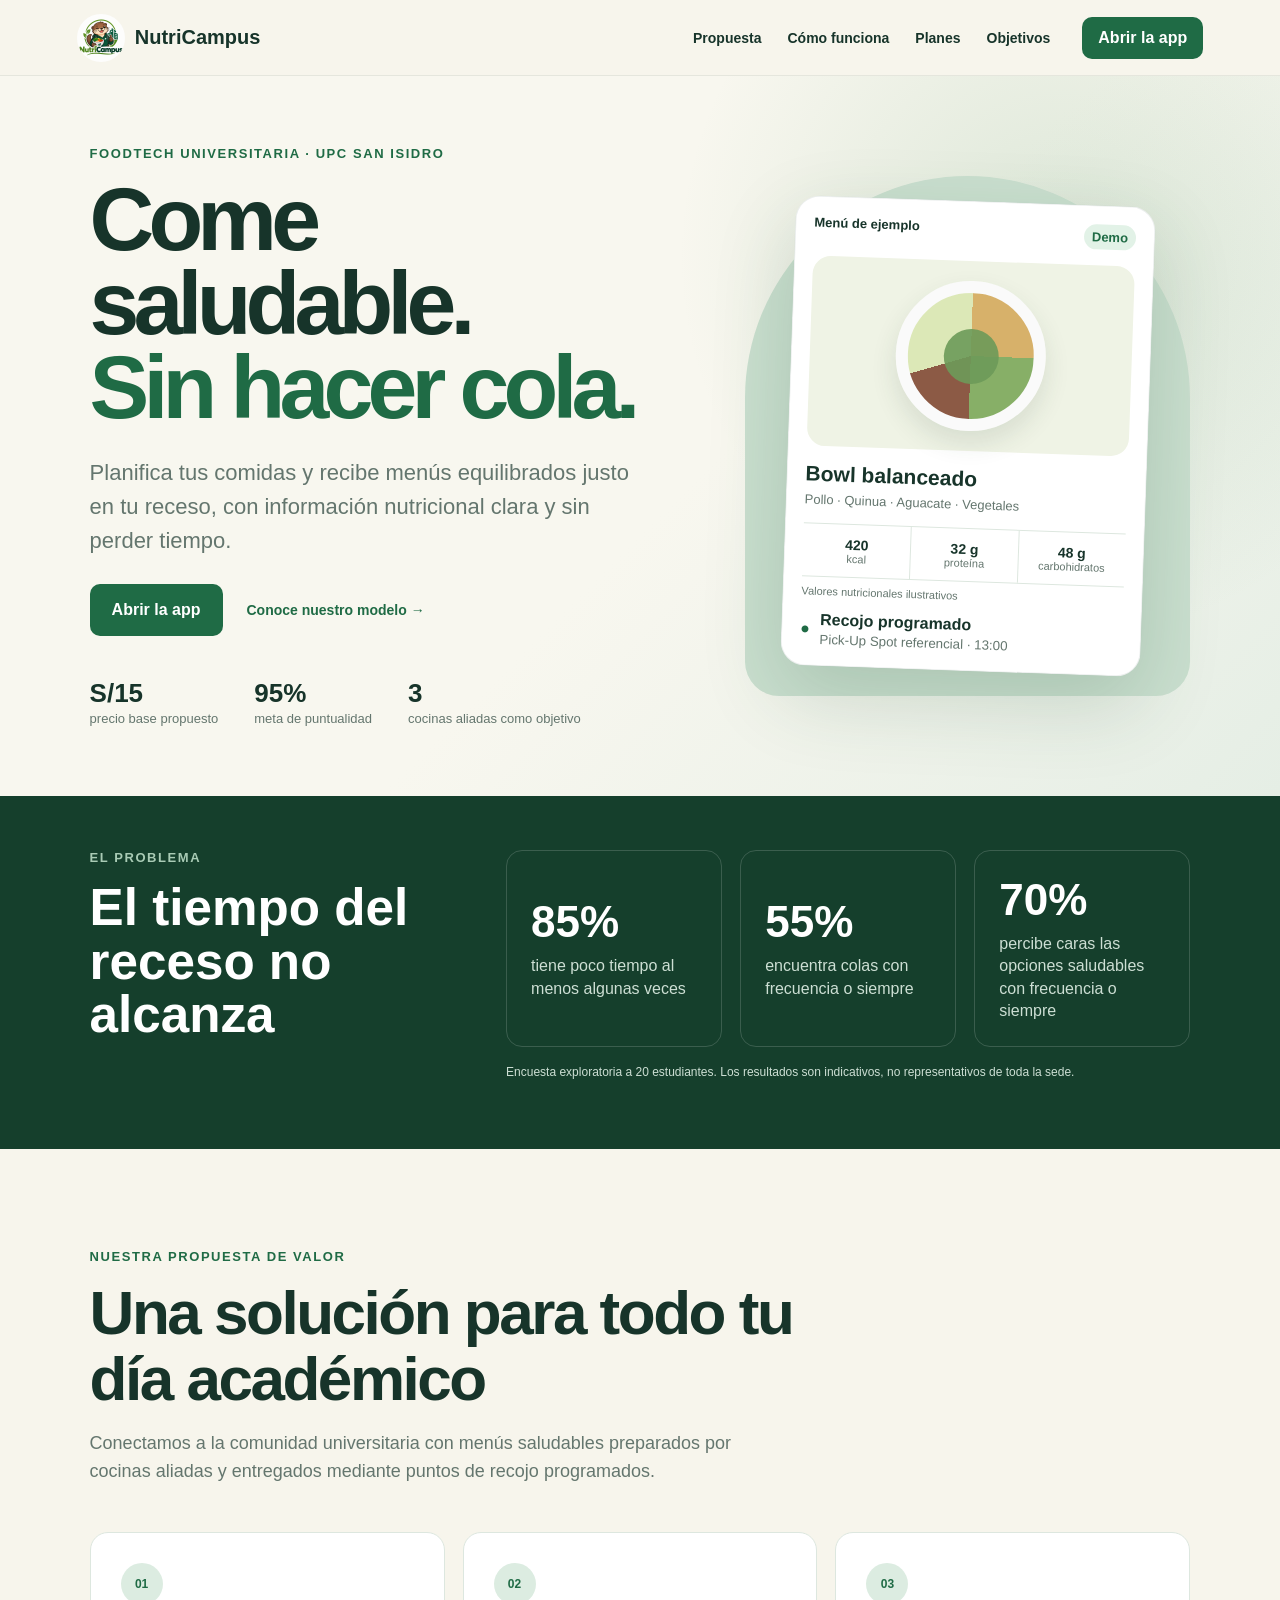
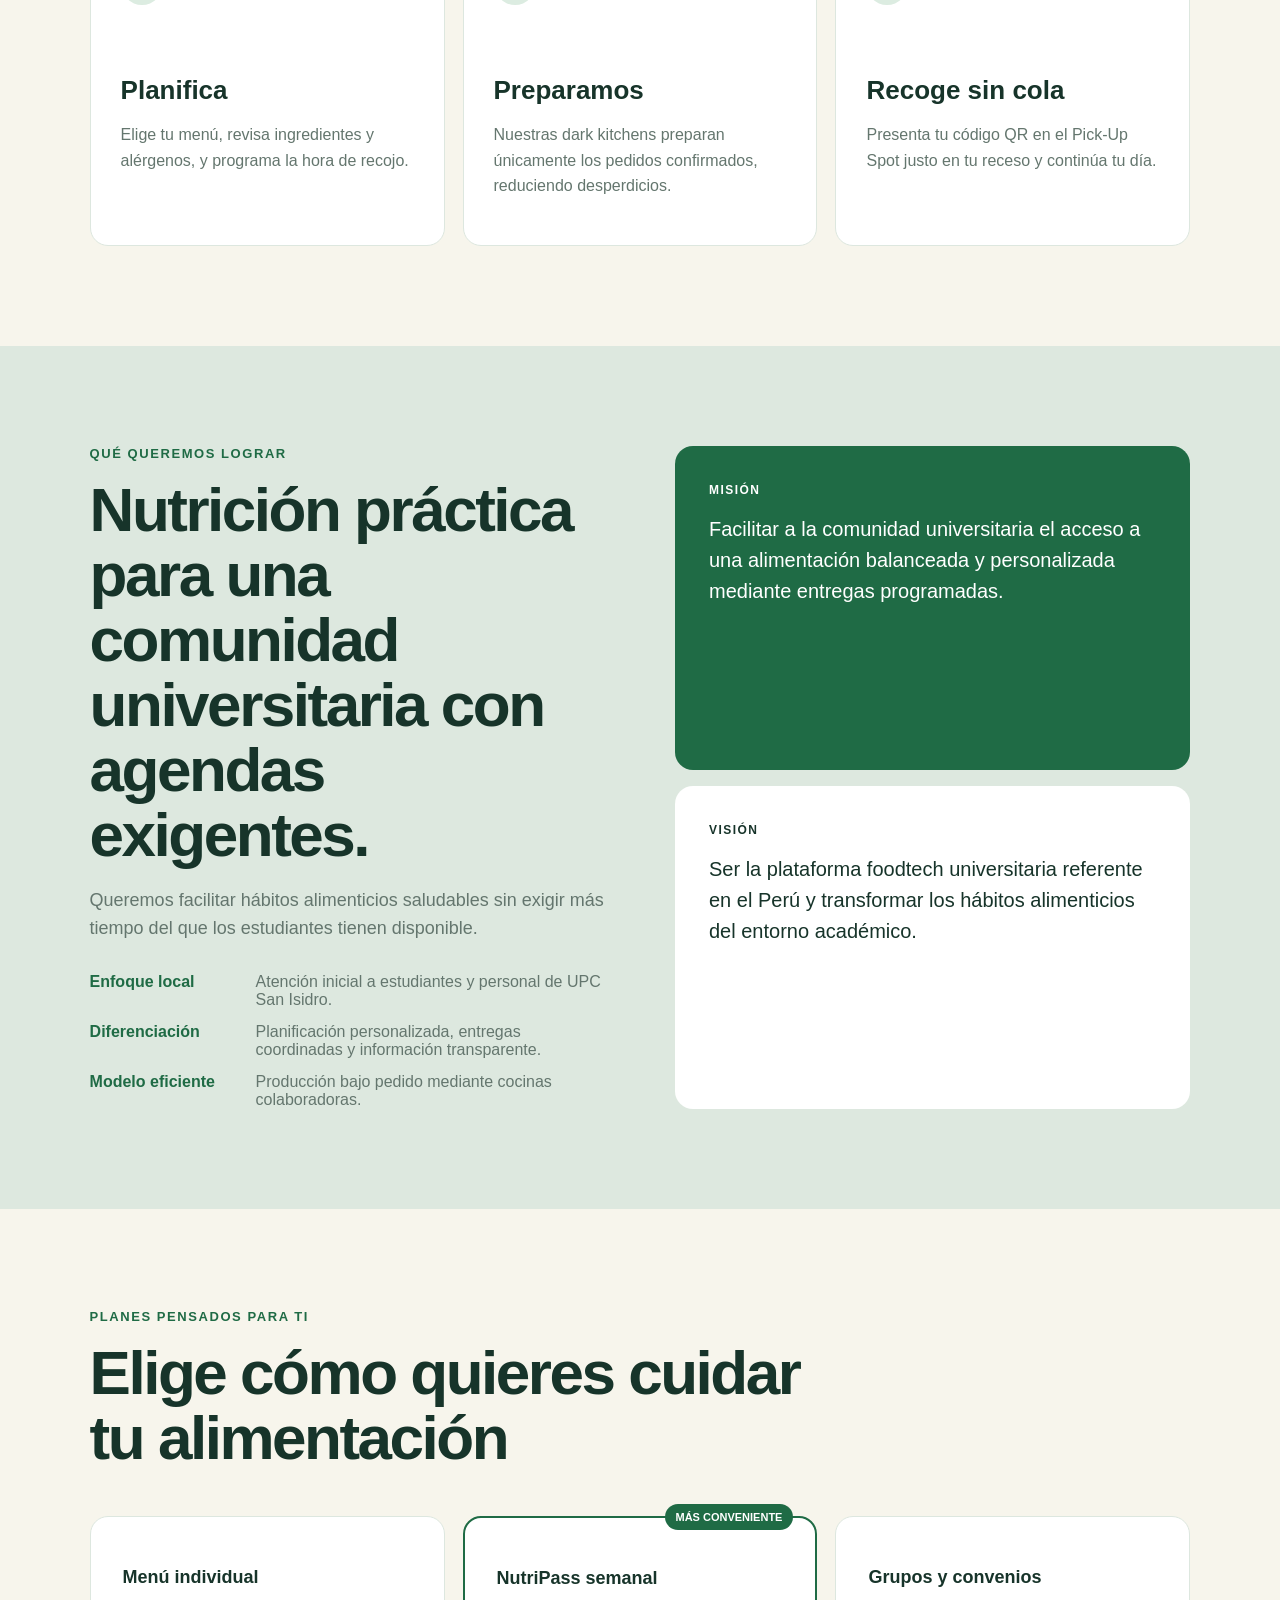
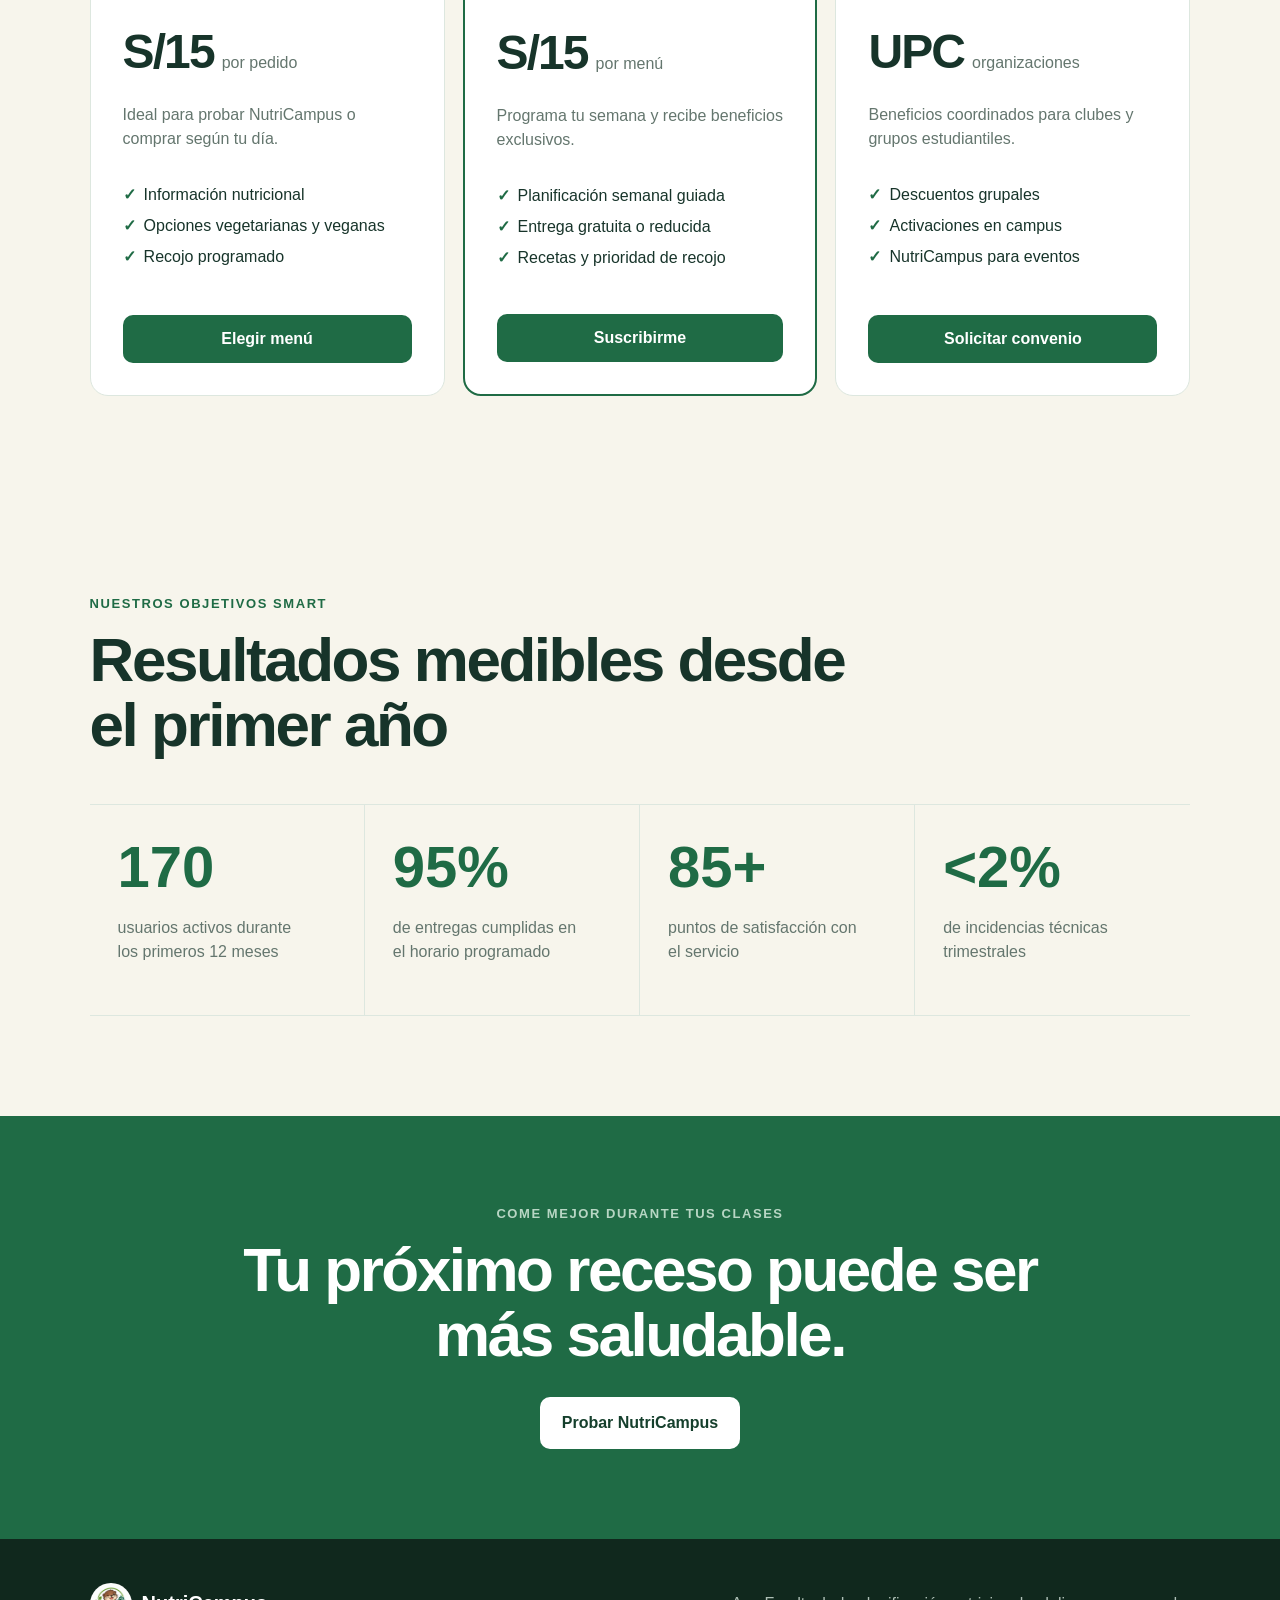
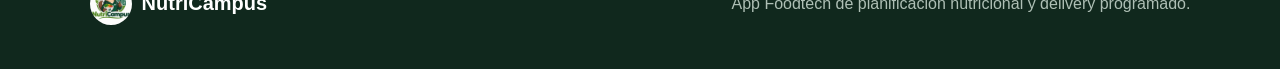
<file: index.html>
<!doctype html>
<html lang="es">
<head>
  <meta charset="UTF-8">
  <meta name="viewport" content="width=device-width, initial-scale=1.0">
  <meta name="description" content="NutriCampus ofrece planificación nutricional y delivery programado de menús saludables en la UPC San Isidro.">
  <title>NutriCampus | Alimentación saludable sin perder tiempo</title>
  <link rel="icon" type="image/png" href="logo-nutricampus.png">
  <link rel="stylesheet" href="style.css">
</head>
<body>
  <header class="topbar">
    <a class="brand" href="#inicio" aria-label="Ir al inicio">
      <img class="brand-logo" src="logo-nutricampus.png" alt="">
      <span>NutriCampus</span>
    </a>
    <nav class="nav" aria-label="Navegación principal">
      <a href="#propuesta">Propuesta</a>
      <a href="#como-funciona">Cómo funciona</a>
      <a href="#planes">Planes</a>
      <a href="#objetivos">Objetivos</a>
    </nav>
    <a class="nav-cta" href="app.html">Abrir la app</a>
  </header>

  <main>
    <section class="hero" id="inicio">
      <div class="hero-copy">
        <p class="eyebrow">Foodtech universitaria · UPC San Isidro</p>
        <h1>Come saludable.<br><span>Sin hacer cola.</span></h1>
        <p class="hero-text">Planifica tus comidas y recibe menús equilibrados justo en tu receso, con información nutricional clara y sin perder tiempo.</p>
        <div class="hero-actions">
          <a class="button" href="app.html">Abrir la app</a>
          <a class="text-link" href="#propuesta">Conoce nuestro modelo <span aria-hidden="true">→</span></a>
        </div>
        <dl class="hero-stats">
          <div><dt>S/15</dt><dd>precio base propuesto</dd></div>
          <div><dt>95%</dt><dd>meta de puntualidad</dd></div>
          <div><dt>3</dt><dd>cocinas aliadas como objetivo</dd></div>
        </dl>
      </div>
      <div class="hero-panel" aria-label="Vista ilustrativa de un pedido de demostración">
        <div class="order-card">
          <div class="order-top">
            <span>Menú de ejemplo</span>
            <span class="status">Demo</span>
          </div>
          <div class="meal-art" aria-hidden="true">
            <span class="plate"><span></span></span>
          </div>
          <h2>Bowl balanceado</h2>
          <p>Pollo · Quinua · Aguacate · Vegetales</p>
          <div class="nutrition">
            <div><strong>420</strong><span>kcal</span></div>
            <div><strong>32 g</strong><span>proteína</span></div>
            <div><strong>48 g</strong><span>carbohidratos</span></div>
          </div>
          <small class="nutrition-note">Valores nutricionales ilustrativos</small>
          <div class="pickup">
            <span class="pickup-icon" aria-hidden="true">●</span>
            <div><strong>Recojo programado</strong><small>Pick-Up Spot referencial · 13:00</small></div>
          </div>
        </div>
      </div>
    </section>

    <section class="problem-band" id="propuesta">
      <div>
        <p class="section-kicker">El problema</p>
        <h2>El tiempo del receso no alcanza</h2>
      </div>
      <div class="problem-grid">
        <article><strong>85%</strong><span>tiene poco tiempo al menos algunas veces</span></article>
        <article><strong>55%</strong><span>encuentra colas con frecuencia o siempre</span></article>
        <article><strong>70%</strong><span>percibe caras las opciones saludables con frecuencia o siempre</span></article>
      </div>
      <p class="survey-note">Encuesta exploratoria a 20 estudiantes. Los resultados son indicativos, no representativos de toda la sede.</p>
    </section>

    <section class="section" id="como-funciona">
      <div class="section-heading">
        <p class="section-kicker">Nuestra propuesta de valor</p>
        <h2>Una solución para todo tu día académico</h2>
        <p>Conectamos a la comunidad universitaria con menús saludables preparados por cocinas aliadas y entregados mediante puntos de recojo programados.</p>
      </div>
      <div class="steps">
        <article>
          <span class="step-number">01</span>
          <h3>Planifica</h3>
          <p>Elige tu menú, revisa ingredientes y alérgenos, y programa la hora de recojo.</p>
        </article>
        <article>
          <span class="step-number">02</span>
          <h3>Preparamos</h3>
          <p>Nuestras dark kitchens preparan únicamente los pedidos confirmados, reduciendo desperdicios.</p>
        </article>
        <article>
          <span class="step-number">03</span>
          <h3>Recoge sin cola</h3>
          <p>Presenta tu código QR en el Pick-Up Spot justo en tu receso y continúa tu día.</p>
        </article>
      </div>
    </section>

    <section class="strategy">
      <div class="strategy-copy">
        <p class="section-kicker">Qué queremos lograr</p>
        <h2>Nutrición práctica para una comunidad universitaria con agendas exigentes.</h2>
        <p>Queremos facilitar hábitos alimenticios saludables sin exigir más tiempo del que los estudiantes tienen disponible.</p>
        <ul>
          <li><strong>Enfoque local</strong><span>Atención inicial a estudiantes y personal de UPC San Isidro.</span></li>
          <li><strong>Diferenciación</strong><span>Planificación personalizada, entregas coordinadas y información transparente.</span></li>
          <li><strong>Modelo eficiente</strong><span>Producción bajo pedido mediante cocinas colaboradoras.</span></li>
        </ul>
      </div>
      <div class="mission-vision">
        <article>
          <span>Misión</span>
          <p>Facilitar a la comunidad universitaria el acceso a una alimentación balanceada y personalizada mediante entregas programadas.</p>
        </article>
        <article>
          <span>Visión</span>
          <p>Ser la plataforma foodtech universitaria referente en el Perú y transformar los hábitos alimenticios del entorno académico.</p>
        </article>
      </div>
    </section>

    <section class="section" id="planes">
      <div class="section-heading">
        <p class="section-kicker">Planes pensados para ti</p>
        <h2>Elige cómo quieres cuidar tu alimentación</h2>
      </div>
      <div class="plans">
        <article class="plan">
          <p class="plan-name">Menú individual</p>
          <div class="price"><strong>S/15</strong><span>por pedido</span></div>
          <p>Ideal para probar NutriCampus o comprar según tu día.</p>
          <ul>
            <li>Información nutricional</li>
            <li>Opciones vegetarianas y veganas</li>
            <li>Recojo programado</li>
          </ul>
          <a href="#inicio" class="plan-button">Elegir menú</a>
        </article>
        <article class="plan featured">
          <p class="plan-label">Más conveniente</p>
          <p class="plan-name">NutriPass semanal</p>
          <div class="price"><strong>S/15</strong><span>por menú</span></div>
          <p>Programa tu semana y recibe beneficios exclusivos.</p>
          <ul>
            <li>Planificación semanal guiada</li>
            <li>Entrega gratuita o reducida</li>
            <li>Recetas y prioridad de recojo</li>
          </ul>
          <a href="#inicio" class="plan-button">Suscribirme</a>
        </article>
        <article class="plan">
          <p class="plan-name">Grupos y convenios</p>
          <div class="price"><strong>UPC</strong><span>organizaciones</span></div>
          <p>Beneficios coordinados para clubes y grupos estudiantiles.</p>
          <ul>
            <li>Descuentos grupales</li>
            <li>Activaciones en campus</li>
            <li>NutriCampus para eventos</li>
          </ul>
          <a href="#contacto" class="plan-button">Solicitar convenio</a>
        </article>
      </div>
    </section>

    <section class="objectives" id="objetivos">
      <div class="section-heading">
        <p class="section-kicker">Nuestros objetivos SMART</p>
        <h2>Resultados medibles desde el primer año</h2>
      </div>
      <div class="objective-grid">
        <article><strong>170</strong><p>usuarios activos durante los primeros 12 meses</p></article>
        <article><strong>95%</strong><p>de entregas cumplidas en el horario programado</p></article>
        <article><strong>85+</strong><p>puntos de satisfacción con el servicio</p></article>
        <article><strong>&lt;2%</strong><p>de incidencias técnicas trimestrales</p></article>
      </div>
    </section>

    <section class="cta" id="contacto">
      <p class="section-kicker">Come mejor durante tus clases</p>
      <h2>Tu próximo receso puede ser más saludable.</h2>
      <a class="button button-light" href="app.html">Probar NutriCampus</a>
    </section>
  </main>

  <footer>
    <a class="brand" href="#inicio"><img class="brand-logo" src="logo-nutricampus.png" alt=""><span>NutriCampus</span></a>
    <p>App Foodtech de planificación nutricional y delivery programado.</p>
  </footer>

  <script src="script.js"></script>
</body>
</html>
</file>
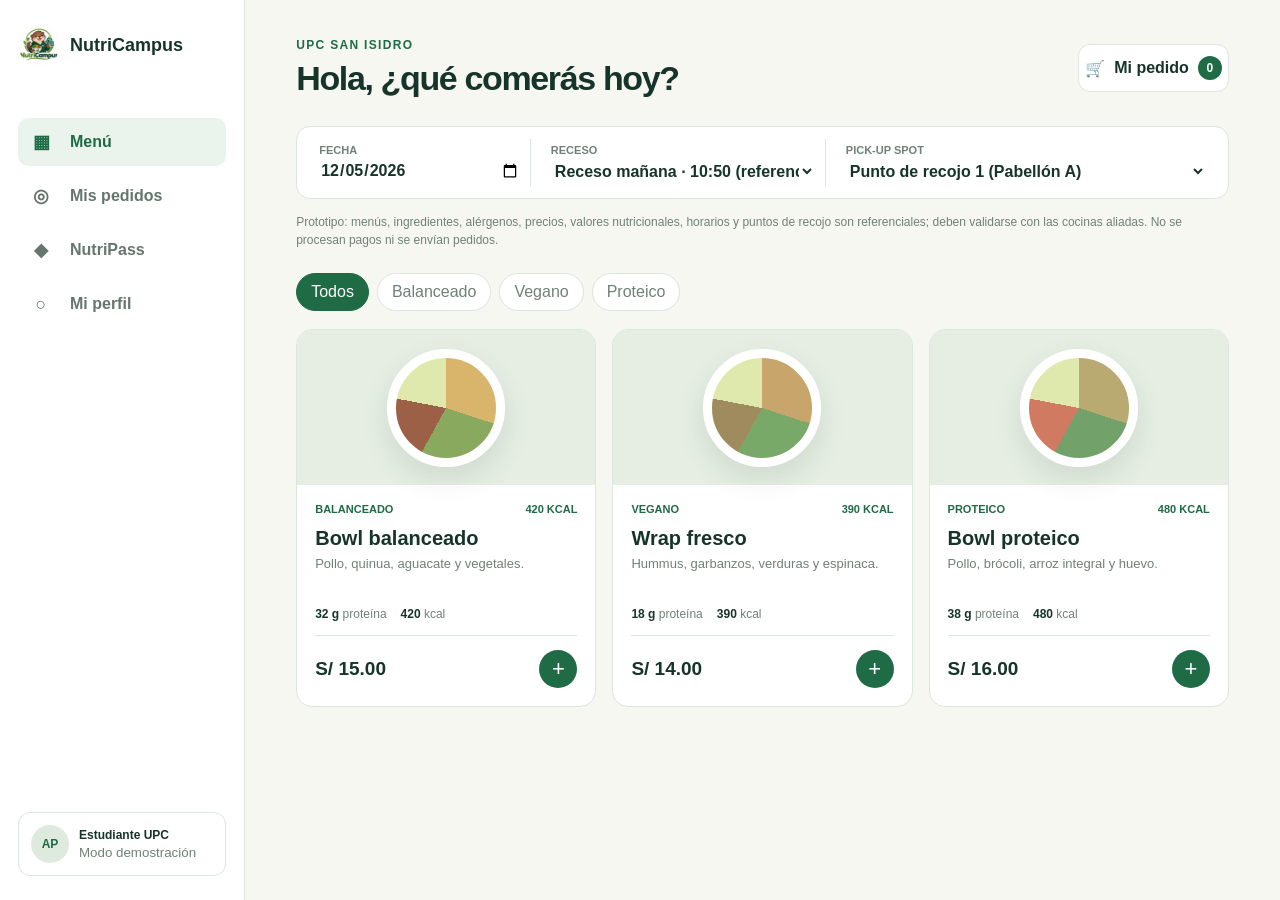
<file: app.html>
<!doctype html>
<html lang="es">
  <head>
    <meta charset="UTF-8" />
    <meta name="viewport" content="width=device-width, initial-scale=1.0" />
    <meta
      name="description"
      content="Demo web de NutriCampus: reserva menús saludables y recolecta sin hacer cola."
    />
    <title>NutriCampus | Reserva tu menú</title>
    <link rel="icon" type="image/png" href="logo-nutricampus.png" />
    <link rel="stylesheet" href="app.css" />
  </head>
  <body>
    <aside class="sidebar">
      <a
        class="brand"
        href="index.html"
        aria-label="Volver a la página principal"
      >
        <img class="brand-logo" src="logo-nutricampus.png" alt="" />
        <span>NutriCampus</span>
      </a>
      <nav class="app-nav" aria-label="Navegación de la aplicación">
        <button class="nav-item active" data-view="menu">
          <span aria-hidden="true">▦</span> Menú
        </button>
        <button class="nav-item" data-view="orders">
          <span aria-hidden="true">◎</span> Mis pedidos
        </button>
        <button class="nav-item" data-view="pass">
          <span aria-hidden="true">◆</span> NutriPass
        </button>
        <button class="nav-item" data-view="profile">
          <span aria-hidden="true">○</span> Mi perfil
        </button>
      </nav>
      <div class="user-card">
        <span class="avatar">AP</span>
        <div>
          <strong>Estudiante UPC</strong><small>Modo demostración</small>
        </div>
      </div>
    </aside>

    <main class="app-shell">
      <header class="app-header">
        <div>
          <p class="eyebrow">UPC San Isidro</p>
          <h1>Hola, ¿qué comerás hoy?</h1>
        </div>
        <button class="cart-button" id="openCart" aria-label="Abrir carrito">
          <span aria-hidden="true">🛒</span>
          <span>Mi pedido</span>
          <b id="cartCount">0</b>
        </button>
      </header>

      <section class="schedule-bar" aria-label="Configuración del pedido">
        <label>
          <span>Fecha</span>
          <input id="dateSelect" type="date" required />
        </label>
        <label>
          <span>Receso</span>
          <select id="timeSelect">
            <option value="10:50">Receso mañana · 10:50 (referencial)</option>
            <option value="13:00">Receso almuerzo · 13:00 (referencial)</option>
          </select>
        </label>
        <label>
          <span>Pick-Up Spot</span>
          <select id="spotSelect">
            <option>Punto de recojo 1 (Pabellón A)</option>
            <option>Punto de recojo 2 (Pabellón B)</option>
          </select>
        </label>
      </section>
      <p class="demo-notice">
        Prototipo: menús, ingredientes, alérgenos, precios, valores
        nutricionales, horarios y puntos de recojo son referenciales; deben
        validarse con las cocinas aliadas. No se procesan pagos ni se envían
        pedidos.
      </p>

      <section id="menuView" class="view active">
        <div class="filter-row" role="toolbar" aria-label="Filtrar menú">
          <button class="filter active" data-filter="Todos">Todos</button>
          <button class="filter" data-filter="Balanceado">Balanceado</button>
          <button class="filter" data-filter="Vegano">Vegano</button>
          <button class="filter" data-filter="Proteico">Proteico</button>
        </div>
        <div class="menu-grid" id="menuGrid"></div>
      </section>

      <section id="ordersView" class="view">
        <div class="page-heading">
          <h2>Mis pedidos</h2>
          <p>Consulta las solicitudes guardadas en este navegador.</p>
        </div>
        <div id="ordersContent"></div>
        <article class="order-empty" id="orderEmpty">
          <span class="empty-icon">◎</span>
          <h3>Aún no tienes pedidos</h3>
          <p>Las reservas de demostración se guardan solo en este navegador.</p>
          <button class="primary-button" data-go-menu>Explorar menú</button>
        </article>
      </section>

      <section id="passView" class="view">
        <div class="page-heading">
          <h2>NutriPass</h2>
          <p>Planifica toda tu semana.</p>
        </div>
        <article class="pass-card">
          <div>
            <p>NutriPass semanal</p>
            <h3>Un receso menos preocupado</h3>
            <ul>
              <li>Delivery gratuito o reducido</li>
              <li>Recetas exclusivas</li>
              <li>Prioridad en tu punto de recojo</li>
            </ul>
            <button class="primary-button" id="activatePass">
              Ver beneficios de NutriPass
            </button>
          </div>
          <div class="pass-badge"><span>NC</span><strong>PASS</strong></div>
        </article>
      </section>

      <section id="profileView" class="view">
        <div class="page-heading">
          <h2>Mi perfil nutricional</h2>
          <p>
            Preferencias de demostración; se guardan solo en este navegador y no
            son consejo médico.
          </p>
        </div>
        <form class="profile-form" id="profileForm">
          <label
            >Objetivo<select id="profileGoal">
              <option>Comer de forma equilibrada</option>
              <option>Más proteína</option>
              <option>Reducir calorías</option>
            </select></label
          >
          <label
            >Preferencia<select id="profileDiet">
              <option>Sin preferencia</option>
              <option>Vegetariano</option>
              <option>Vegano</option>
            </select></label
          >
          <label
            >Alérgenos<input
              id="profileAllergens"
              type="text"
              placeholder="Ej. maní, lactosa"
              maxlength="120"
          /></label>
          <button class="primary-button" type="submit">
            Guardar preferencias en este navegador
          </button>
        </form>
      </section>
    </main>

    <div class="overlay" id="cartOverlay" hidden>
      <aside class="cart-drawer" aria-label="Carrito">
        <div class="drawer-header">
          <h2>Tu pedido</h2>
          <button id="closeCart" aria-label="Cerrar">×</button>
        </div>
        <div id="cartItems" class="cart-items"></div>
        <div class="cart-summary">
          <div><span>Subtotal</span><strong id="subtotal">S/ 0.00</strong></div>
          <div>
            <span>Recojo en campus (demo)</span><strong>S/ 0.00</strong>
          </div>
          <div class="total">
            <span>Total</span><strong id="total">S/ 0.00</strong>
          </div>
          <button class="primary-button full" id="checkoutButton">
            Simular reserva
          </button>
        </div>
      </aside>
    </div>

    <dialog id="checkoutDialog">
      <button class="dialog-close" id="closeCheckout" aria-label="Cerrar">
        ×
      </button>
      <div class="checkout-content">
        <span class="success-icon">✓</span>
        <p class="eyebrow">Simulación completada</p>
        <h2>Solicitud guardada en este navegador</h2>
        <div class="reservation-code">
          <span>Código de demostración (no es un QR)</span>
          <strong id="reservationCode">NC-2400</strong>
        </div>
        <p id="checkoutDetails">
          No se envió a una cocina ni se procesó un pago.
        </p>
        <button class="primary-button full" id="viewOrders">
          Ver mis pedidos
        </button>
      </div>
    </dialog>
    <div class="toast" id="toast" role="status"></div>
    <script src="app.js"></script>
  </body>
</html>
</file>
<file: style.css>
:root {
  --green: #1f6b45;
  --green-dark: #153f2c;
  --mint: #dcece1;
  --cream: #f7f5ec;
  --paper: #ffffff;
  --ink: #17342a;
  --muted: #64766e;
  --line: #dde7df;
}

* { box-sizing: border-box; }
html { scroll-behavior: smooth; }
body {
  margin: 0;
  color: var(--ink);
  font-family: Inter, "Segoe UI", Arial, sans-serif;
  background: var(--cream);
}
a { color: inherit; }

.topbar {
  position: sticky;
  top: 0;
  z-index: 20;
  height: 76px;
  display: flex;
  align-items: center;
  gap: 32px;
  padding: 0 clamp(20px, 6vw, 80px);
  border-bottom: 1px solid rgba(23, 52, 42, 0.08);
  background: rgba(247, 245, 236, 0.94);
  backdrop-filter: blur(12px);
}
.brand {
  display: inline-flex;
  align-items: center;
  gap: 10px;
  font-size: 20px;
  font-weight: 800;
  text-decoration: none;
}
.brand-mark {
  width: 38px;
  height: 38px;
  display: inline-grid;
  place-items: center;
  border-radius: 50% 50% 44% 44%;
  background: var(--green);
  color: white;
  font-size: 13px;
  letter-spacing: -1px;
}
.brand-logo {
  width: 48px;
  height: 48px;
  flex: 0 0 auto;
  border-radius: 50%;
  object-fit: cover;
  background: white;
}
.nav { display: flex; gap: 26px; margin-left: auto; }
.nav a, .text-link {
  font-size: 14px;
  font-weight: 700;
  text-decoration: none;
}
.nav a:hover { color: var(--green); }
.nav-cta, .button, .plan-button {
  display: inline-flex;
  align-items: center;
  justify-content: center;
  border-radius: 10px;
  background: var(--green);
  color: white;
  font-weight: 800;
  text-decoration: none;
}
.nav-cta { padding: 12px 16px; }

.hero {
  min-height: 660px;
  display: grid;
  grid-template-columns: 1.12fr 0.88fr;
  align-items: center;
  gap: clamp(36px, 7vw, 100px);
  padding: 70px clamp(20px, 7vw, 110px);
  overflow: hidden;
  background:
    radial-gradient(circle at 83% 25%, rgba(121, 174, 133, 0.22), transparent 24rem),
    linear-gradient(135deg, #f8f7ef 55%, #e5eee5);
}
.eyebrow, .section-kicker {
  margin: 0 0 16px;
  color: var(--green);
  font-size: 13px;
  font-weight: 850;
  letter-spacing: 0.12em;
  text-transform: uppercase;
}
.hero h1 {
  max-width: 720px;
  margin: 0;
  font-size: clamp(54px, 7vw, 94px);
  line-height: 0.94;
  letter-spacing: -0.065em;
}
.hero h1 span { color: var(--green); }
.hero-text {
  max-width: 590px;
  margin: 26px 0;
  color: var(--muted);
  font-size: clamp(18px, 2vw, 22px);
  line-height: 1.55;
}
.hero-actions { display: flex; align-items: center; gap: 24px; }
.button { min-height: 52px; padding: 0 22px; }
.button:hover, .plan-button:hover { background: var(--green-dark); }
.text-link { color: var(--green); }
.hero-stats {
  display: flex;
  gap: 36px;
  margin: 42px 0 0;
}
.hero-stats div { display: grid; }
.hero-stats dt { font-size: 26px; font-weight: 850; }
.hero-stats dd { margin: 2px 0 0; color: var(--muted); font-size: 13px; }

.hero-panel {
  display: grid;
  place-items: center;
  min-height: 520px;
  border-radius: 260px 260px 40px 40px;
  background: #cadfcf;
}
.order-card {
  width: min(360px, 82%);
  padding: 18px;
  border: 1px solid rgba(23, 52, 42, 0.08);
  border-radius: 24px;
  background: white;
  box-shadow: 0 28px 80px rgba(36, 87, 55, 0.19);
  transform: rotate(2deg);
}
.order-top { display: flex; justify-content: space-between; font-size: 13px; font-weight: 800; }
.status { padding: 5px 8px; border-radius: 999px; background: #e2f2e7; color: var(--green); }
.meal-art {
  height: 190px;
  display: grid;
  place-items: center;
  margin: 16px 0;
  border-radius: 18px;
  background: #eff3e5;
}
.plate {
  width: 150px;
  height: 150px;
  display: grid;
  place-items: center;
  border: 12px solid #fafafa;
  border-radius: 50%;
  background: conic-gradient(#d7b16a 0 25%, #87af67 25% 50%, #8c5a45 50% 70%, #dce8b7 70%);
  box-shadow: 0 12px 26px rgba(39, 65, 48, 0.12);
}
.plate span { width: 55px; height: 55px; border-radius: 50%; background: #6d9b59; opacity: 0.9; }
.order-card h2 { margin: 0; font-size: 21px; }
.order-card > p { margin: 6px 0 16px; color: var(--muted); font-size: 13px; }
.nutrition { display: grid; grid-template-columns: repeat(3, 1fr); border-block: 1px solid var(--line); }
.nutrition-note { display: block; margin-top: 8px; color: var(--muted); font-size: 11px; }
.nutrition div { display: grid; padding: 12px 4px; text-align: center; }
.nutrition div + div { border-left: 1px solid var(--line); }
.nutrition strong { font-size: 14px; }
.nutrition span { color: var(--muted); font-size: 11px; }
.pickup { display: flex; align-items: center; gap: 10px; margin-top: 14px; }
.pickup-icon { color: var(--green); }
.pickup div { display: grid; }
.pickup small { color: var(--muted); margin-top: 3px; }

.problem-band {
  display: grid;
  grid-template-columns: 0.7fr 1.3fr;
  gap: 48px;
  padding: 54px clamp(20px, 7vw, 110px);
  background: var(--green-dark);
  color: white;
}
.problem-band h2 { max-width: 390px; margin: 0; font-size: clamp(34px, 4vw, 52px); line-height: 1.05; }
.problem-band .section-kicker { color: #a9cbb5; }
.problem-grid { display: grid; grid-template-columns: repeat(3, 1fr); gap: 18px; }
.problem-grid article {
  display: flex;
  flex-direction: column;
  justify-content: center;
  min-height: 150px;
  padding: 24px;
  border: 1px solid rgba(255, 255, 255, 0.16);
  border-radius: 16px;
}
.problem-grid strong { font-size: 44px; }
.problem-grid span { max-width: 170px; margin-top: 8px; color: #cddfd4; line-height: 1.4; }
.survey-note { grid-column: 2; margin: -30px 0 0; color: #cddfd4; font-size: 12px; }

.section { padding: 100px clamp(20px, 7vw, 110px); }
.section-heading { max-width: 760px; margin-bottom: 46px; }
.section-heading h2, .strategy h2, .cta h2 {
  margin: 0;
  font-size: clamp(38px, 5vw, 62px);
  line-height: 1.05;
  letter-spacing: -0.04em;
}
.section-heading > p:last-child {
  max-width: 650px;
  color: var(--muted);
  font-size: 18px;
  line-height: 1.6;
}
.steps { display: grid; grid-template-columns: repeat(3, 1fr); gap: 18px; }
.steps article {
  min-height: 280px;
  padding: 30px;
  border: 1px solid var(--line);
  border-radius: 18px;
  background: white;
}
.step-number {
  width: 42px;
  height: 42px;
  display: grid;
  place-items: center;
  border-radius: 50%;
  background: var(--mint);
  color: var(--green);
  font-size: 12px;
  font-weight: 900;
}
.steps h3 { margin: 70px 0 10px; font-size: 26px; }
.steps p { color: var(--muted); line-height: 1.6; }

.strategy {
  display: grid;
  grid-template-columns: 1fr 1fr;
  gap: 70px;
  padding: 100px clamp(20px, 7vw, 110px);
  background: #dde8df;
}
.strategy-copy > p:not(.section-kicker) { max-width: 580px; color: var(--muted); font-size: 18px; line-height: 1.6; }
.strategy-copy ul { display: grid; gap: 14px; margin: 30px 0 0; padding: 0; list-style: none; }
.strategy-copy li { display: grid; grid-template-columns: 150px 1fr; gap: 16px; }
.strategy-copy li strong { color: var(--green); }
.strategy-copy li span { color: var(--muted); }
.mission-vision { display: grid; gap: 16px; }
.mission-vision article {
  padding: 34px;
  border-radius: 18px;
  background: white;
}
.mission-vision article:first-child { background: var(--green); color: white; }
.mission-vision span { font-size: 12px; font-weight: 900; letter-spacing: 0.12em; text-transform: uppercase; }
.mission-vision p { margin: 16px 0 0; font-size: 20px; line-height: 1.55; }

.plans { display: grid; grid-template-columns: repeat(3, 1fr); gap: 18px; }
.plan {
  position: relative;
  min-height: 480px;
  display: flex;
  flex-direction: column;
  padding: 32px;
  border: 1px solid var(--line);
  border-radius: 18px;
  background: white;
}
.plan.featured { border: 2px solid var(--green); }
.plan-label {
  position: absolute;
  top: -14px;
  right: 22px;
  margin: 0;
  padding: 7px 11px;
  border-radius: 999px;
  background: var(--green);
  color: white;
  font-size: 11px;
  font-weight: 850;
  text-transform: uppercase;
}
.plan-name { font-size: 18px; font-weight: 850; }
.price { display: flex; align-items: baseline; gap: 8px; margin: 18px 0 8px; }
.price strong { font-size: 48px; letter-spacing: -0.04em; }
.price span { color: var(--muted); }
.plan > p:not(.plan-name):not(.plan-label) { color: var(--muted); line-height: 1.5; }
.plan ul { display: grid; gap: 12px; margin: 18px 0 30px; padding: 0; list-style: none; }
.plan li::before { content: "✓"; margin-right: 8px; color: var(--green); font-weight: 900; }
.plan-button { min-height: 48px; margin-top: auto; }

.objectives { padding: 100px clamp(20px, 7vw, 110px); background: var(--cream); }
.objective-grid { display: grid; grid-template-columns: repeat(4, 1fr); border-block: 1px solid var(--line); }
.objective-grid article { min-height: 210px; padding: 28px; border-right: 1px solid var(--line); }
.objective-grid article:last-child { border-right: 0; }
.objective-grid strong { color: var(--green); font-size: clamp(38px, 5vw, 58px); }
.objective-grid p { max-width: 190px; color: var(--muted); line-height: 1.5; }

.cta {
  padding: 90px clamp(20px, 7vw, 110px);
  background: var(--green);
  color: white;
  text-align: center;
}
.cta .section-kicker { color: #b8d6c4; }
.cta h2 { max-width: 800px; margin: 0 auto 30px; }
.button-light { background: white; color: var(--green-dark); }
.button-light:hover { background: #edf5ef; }
footer {
  min-height: 130px;
  display: flex;
  align-items: center;
  gap: 28px;
  padding: 28px clamp(20px, 7vw, 110px);
  background: #10281d;
  color: white;
}
footer .brand-logo { width: 42px; height: 42px; }
footer p { margin-left: auto; color: #aebfb5; }

@media (max-width: 900px) {
  .nav { display: none; }
  .nav-cta { margin-left: auto; }
  .hero { grid-template-columns: 1fr; padding-top: 50px; }
  .hero-panel { min-height: 500px; }
  .problem-band, .strategy { grid-template-columns: 1fr; }
  .survey-note { grid-column: 1; margin: -28px 0 0; }
  .problem-grid, .steps, .plans { grid-template-columns: 1fr; }
  .objective-grid { grid-template-columns: repeat(2, 1fr); }
  .objective-grid article:nth-child(2) { border-right: 0; }
  .objective-grid article:nth-child(-n+2) { border-bottom: 1px solid var(--line); }
}

@media (max-width: 560px) {
  .topbar { height: 68px; }
  .nav-cta { display: none; }
  .hero { min-height: auto; padding: 48px 20px; }
  .hero h1 { font-size: 54px; }
  .hero-actions { align-items: flex-start; flex-direction: column; }
  .hero-stats { gap: 18px; }
  .hero-stats dt { font-size: 21px; }
  .hero-panel { min-height: 450px; }
  .problem-band, .section, .strategy, .objectives, .cta { padding-block: 64px; }
  .problem-grid { grid-template-columns: 1fr; }
  .problem-grid article { min-height: 120px; }
  .steps article { min-height: 240px; }
  .steps h3 { margin-top: 48px; }
  .strategy-copy li { grid-template-columns: 1fr; }
  .objective-grid { grid-template-columns: 1fr; }
  .objective-grid article { border-right: 0; border-bottom: 1px solid var(--line); }
  .objective-grid article:last-child { border-bottom: 0; }
  footer { align-items: flex-start; flex-direction: column; }
  footer p { margin: 0; }
}
</file>
<file: app.css>
:root {
  --green:#1f6b45;
  --green-dark:#153f2c;
  --cream:#f6f7f1;
  --ink:#17342a;
  --muted:#718078;
  --line:#dde5df;
}
* { box-sizing:border-box; }
body { margin:0; min-height:100vh; color:var(--ink); background:var(--cream); font-family:Inter,"Segoe UI",Arial,sans-serif; }
button,select,input { font:inherit; }
.sidebar { position:fixed; inset:0 auto 0 0; z-index:10; width:245px; display:flex; flex-direction:column; padding:24px 18px; border-right:1px solid var(--line); background:white; }
.brand { display:flex; align-items:center; gap:10px; color:var(--ink); font-size:18px; font-weight:850; text-decoration:none; }
.brand-mark { width:38px; height:38px; display:grid; place-items:center; border-radius:50% 50% 44% 44%; background:var(--green); color:white; font-size:12px; }
.brand-logo { width:42px; height:42px; flex:0 0 auto; border-radius:50%; object-fit:cover; background:white; }
.app-nav { display:grid; gap:6px; margin-top:52px; }
.nav-item { height:48px; display:flex; align-items:center; gap:12px; border:0; border-radius:10px; background:transparent; color:#66756e; font-weight:750; text-align:left; cursor:pointer; }
.nav-item span { width:34px; text-align:center; font-size:18px; }
.nav-item.active { background:#eaf3ec; color:var(--green); }
.user-card { display:flex; align-items:center; gap:10px; margin-top:auto; padding:12px; border:1px solid var(--line); border-radius:12px; }
.avatar { width:38px; height:38px; display:grid; place-items:center; border-radius:50%; background:#dfeadf; color:var(--green); font-size:12px; font-weight:850; }
.user-card div { display:grid; }.user-card strong { font-size:12px; }.user-card small { color:var(--muted); margin-top:3px; }
.app-shell { min-height:100vh; margin-left:245px; padding:38px clamp(24px,4vw,64px) 70px; }
.app-header { display:flex; align-items:center; justify-content:space-between; }
.eyebrow { margin:0 0 7px; color:var(--green); font-size:12px; font-weight:900; letter-spacing:.11em; text-transform:uppercase; }
.app-header h1 { margin:0; font-size:34px; letter-spacing:-.04em; }
.cart-button { min-height:48px; display:flex; align-items:center; gap:9px; border:1px solid var(--line); border-radius:12px; background:white; color:var(--ink); font-weight:800; cursor:pointer; }
.cart-button b { width:24px; height:24px; display:grid; place-items:center; border-radius:50%; background:var(--green); color:white; font-size:12px; }
.schedule-bar { display:grid; grid-template-columns:.7fr .9fr 1.2fr; gap:10px; margin:28px 0 24px; padding:12px; border:1px solid var(--line); border-radius:14px; background:white; }
.schedule-bar label { display:grid; gap:5px; padding:5px 10px; border-right:1px solid var(--line); }
.schedule-bar label:last-child { border-right:0; }
.schedule-bar label span { color:var(--muted); font-size:11px; font-weight:800; text-transform:uppercase; }
.schedule-bar select,.schedule-bar input { min-width:0; border:0; outline:0; background:white; color:var(--ink); font-weight:800; }
.demo-notice { margin:-10px 0 24px; color:var(--muted); font-size:12px; line-height:1.5; }
.view { display:none; }.view.active { display:block; }
.filter-row { display:flex; gap:8px; margin-bottom:18px; }
.filter { height:38px; padding:0 14px; border:1px solid var(--line); border-radius:999px; background:white; color:var(--muted); cursor:pointer; }
.filter.active { border-color:var(--green); background:var(--green); color:white; }
.menu-grid { display:grid; grid-template-columns:repeat(3,minmax(0,1fr)); gap:16px; }
.menu-card { overflow:hidden; border:1px solid var(--line); border-radius:16px; background:white; }
.menu-art { height:155px; display:grid; place-items:center; background:var(--card-bg,#e6eee4); }
.meal-visual { width:118px; height:118px; border:9px solid #fff; border-radius:50%; background:conic-gradient(var(--food-a) 0 30%,var(--food-b) 30% 58%,var(--food-c) 58% 78%,#dfe8ad 78%); box-shadow:0 12px 28px rgba(40,70,48,.12); }
.menu-content { padding:18px; }.menu-tags { display:flex; justify-content:space-between; color:var(--green); font-size:11px; font-weight:850; text-transform:uppercase; }
.menu-content h3 { margin:12px 0 5px; font-size:20px; }.menu-content p { min-height:38px; margin:0; color:var(--muted); font-size:13px; line-height:1.45; }
.nutrition-row { display:flex; gap:14px; margin:14px 0; color:var(--muted); font-size:12px; }.nutrition-row strong { color:var(--ink); }
.menu-footer { display:flex; align-items:center; justify-content:space-between; border-top:1px solid var(--line); padding-top:14px; }.menu-footer strong { font-size:19px; }
.add-button { width:38px; height:38px; border:0; border-radius:50%; background:var(--green); color:white; font-size:22px; cursor:pointer; }.add-button:hover { background:var(--green-dark); }
.page-heading h2 { margin:0; font-size:30px; }.page-heading p { color:var(--muted); }
.order-empty { max-width:520px; min-height:300px; display:grid; place-items:center; align-content:center; margin-top:20px; padding:30px; border:1px dashed #bdcbbf; border-radius:16px; background:white; text-align:center; }.order-empty[hidden] { display:none; }.order-empty h3 { margin:12px 0 4px; }.order-empty p { color:var(--muted); }.empty-icon { width:64px; height:64px; display:grid; place-items:center; border-radius:50%; background:#edf4ee; color:var(--green); font-size:30px; }
.current-order { max-width:720px; display:grid; grid-template-columns:68px 1fr auto; align-items:center; gap:16px; margin-top:20px; padding:18px; border:1px solid var(--line); border-radius:16px; background:white; }.current-order .demo-code { width:68px; height:68px; display:grid; place-items:center; border-radius:12px; background:#eaf3ec; color:var(--green); font-size:12px; font-weight:900; }.current-order div:nth-child(2) { display:grid; gap:5px; }.current-order small { color:var(--muted); }.current-order > strong { color:var(--green); }
.primary-button { min-height:46px; border:0; border-radius:10px; background:var(--green); color:white; padding:0 18px; font-weight:850; cursor:pointer; }.primary-button:hover { background:var(--green-dark); }.full { width:100%; }
.pass-card { min-height:320px; display:grid; grid-template-columns:1fr 240px; align-items:center; gap:30px; max-width:800px; padding:38px; border-radius:20px; background:var(--green-dark); color:white; }.pass-card h3 { margin:8px 0 18px; font-size:34px; }.pass-card ul { display:grid; gap:9px; margin:0 0 22px; padding:0; list-style:none; }.pass-badge { width:190px; height:190px; display:grid; place-items:center; align-content:center; border-radius:50%; background:#e7c96b; color:var(--green-dark); }.pass-badge span { font-size:28px; font-weight:900; }.pass-badge strong { letter-spacing:.2em; }
.profile-form { max-width:600px; display:grid; gap:16px; }.profile-form label { display:grid; gap:7px; font-weight:800; }.profile-form select,.profile-form input { height:48px; border:1px solid var(--line); border-radius:10px; background:white; padding:0 12px; }.profile-form button { width:220px; }
.overlay { position:fixed; z-index:30; inset:0; background:rgba(15,42,29,.28); }.overlay[hidden] { display:none; }.cart-drawer { position:absolute; right:0; top:0; bottom:0; width:min(410px,100%); display:flex; flex-direction:column; background:white; box-shadow:-20px 0 60px rgba(20,60,40,.15); }.drawer-header { height:76px; display:flex; align-items:center; justify-content:space-between; padding:0 24px; border-bottom:1px solid var(--line); }.drawer-header h2 { margin:0; }.drawer-header button,.dialog-close { border:0; background:transparent; font-size:28px; cursor:pointer; }.cart-items { flex:1; overflow:auto; padding:16px 24px; }.cart-row { display:grid; grid-template-columns:58px 1fr auto; align-items:center; gap:12px; padding:12px 0; border-bottom:1px solid var(--line); }.cart-thumb { width:58px; height:58px; display:grid; place-items:center; border-radius:10px; background:#eef3e8; }.cart-row div { display:grid; }.cart-row small { color:var(--muted); }.qty { display:flex; align-items:center; gap:7px; }.qty button { width:26px; height:26px; border:1px solid var(--line); border-radius:50%; background:white; }.cart-empty { color:var(--muted); text-align:center; margin-top:70px; }.cart-summary { padding:20px 24px 24px; border-top:1px solid var(--line); }.cart-summary div { display:flex; justify-content:space-between; margin-bottom:10px; }.cart-summary .total { margin:16px 0; padding-top:16px; border-top:1px solid var(--line); font-size:18px; }
dialog { width:min(430px,calc(100% - 32px)); border:0; border-radius:20px; padding:0; box-shadow:0 30px 100px rgba(20,60,40,.28); }.dialog-close { position:absolute; right:16px; top:12px; }.checkout-content { display:grid; justify-items:center; padding:38px 28px 28px; text-align:center; }.success-icon { width:54px; height:54px; display:grid; place-items:center; border-radius:50%; background:#e1efe5; color:var(--green); font-size:24px; }.checkout-content h2 { margin:5px 0 18px; }.checkout-content > p:not(.eyebrow) { color:var(--muted); }.reservation-code { width:100%; display:grid; gap:8px; padding:16px; border:1px dashed var(--green); border-radius:12px; background:#f3f7f1; }.reservation-code span { color:var(--muted); font-size:11px; }.reservation-code strong { color:var(--green-dark); font-size:24px; letter-spacing:.08em; }.toast { position:fixed; z-index:50; left:50%; bottom:24px; padding:12px 18px; border-radius:999px; background:var(--green-dark); color:white; opacity:0; transform:translate(-50%,20px); transition:.25s; pointer-events:none; }.toast.show { opacity:1; transform:translate(-50%,0); }
@media(max-width:980px){ .menu-grid { grid-template-columns:repeat(2,minmax(0,1fr)); } }
@media(max-width:760px){ .sidebar { position:fixed; inset:auto 0 0; width:auto; height:68px; flex-direction:row; align-items:center; padding:8px 12px; border-top:1px solid var(--line); border-right:0; }.sidebar .brand,.user-card { display:none; }.app-nav { width:100%; grid-template-columns:repeat(4,1fr); margin:0; }.nav-item { height:52px; display:grid; place-items:center; align-content:center; gap:0; font-size:10px; text-align:center; }.nav-item span { width:auto; height:18px; }.app-shell { margin-left:0; padding:24px 16px 90px; }.app-header h1 { font-size:26px; }.cart-button span:nth-child(2) { display:none; }.schedule-bar { grid-template-columns:1fr 1fr; }.schedule-bar label:last-child { grid-column:1/-1; border-top:1px solid var(--line); }.menu-grid { grid-template-columns:1fr; }.pass-card { grid-template-columns:1fr; }.pass-badge { width:150px; height:150px; justify-self:center; }.profile-form button { width:100%; }.current-order { grid-template-columns:56px 1fr; }.current-order .demo-code { width:56px; height:56px; }.current-order > strong { grid-column:2; } }
</file>
